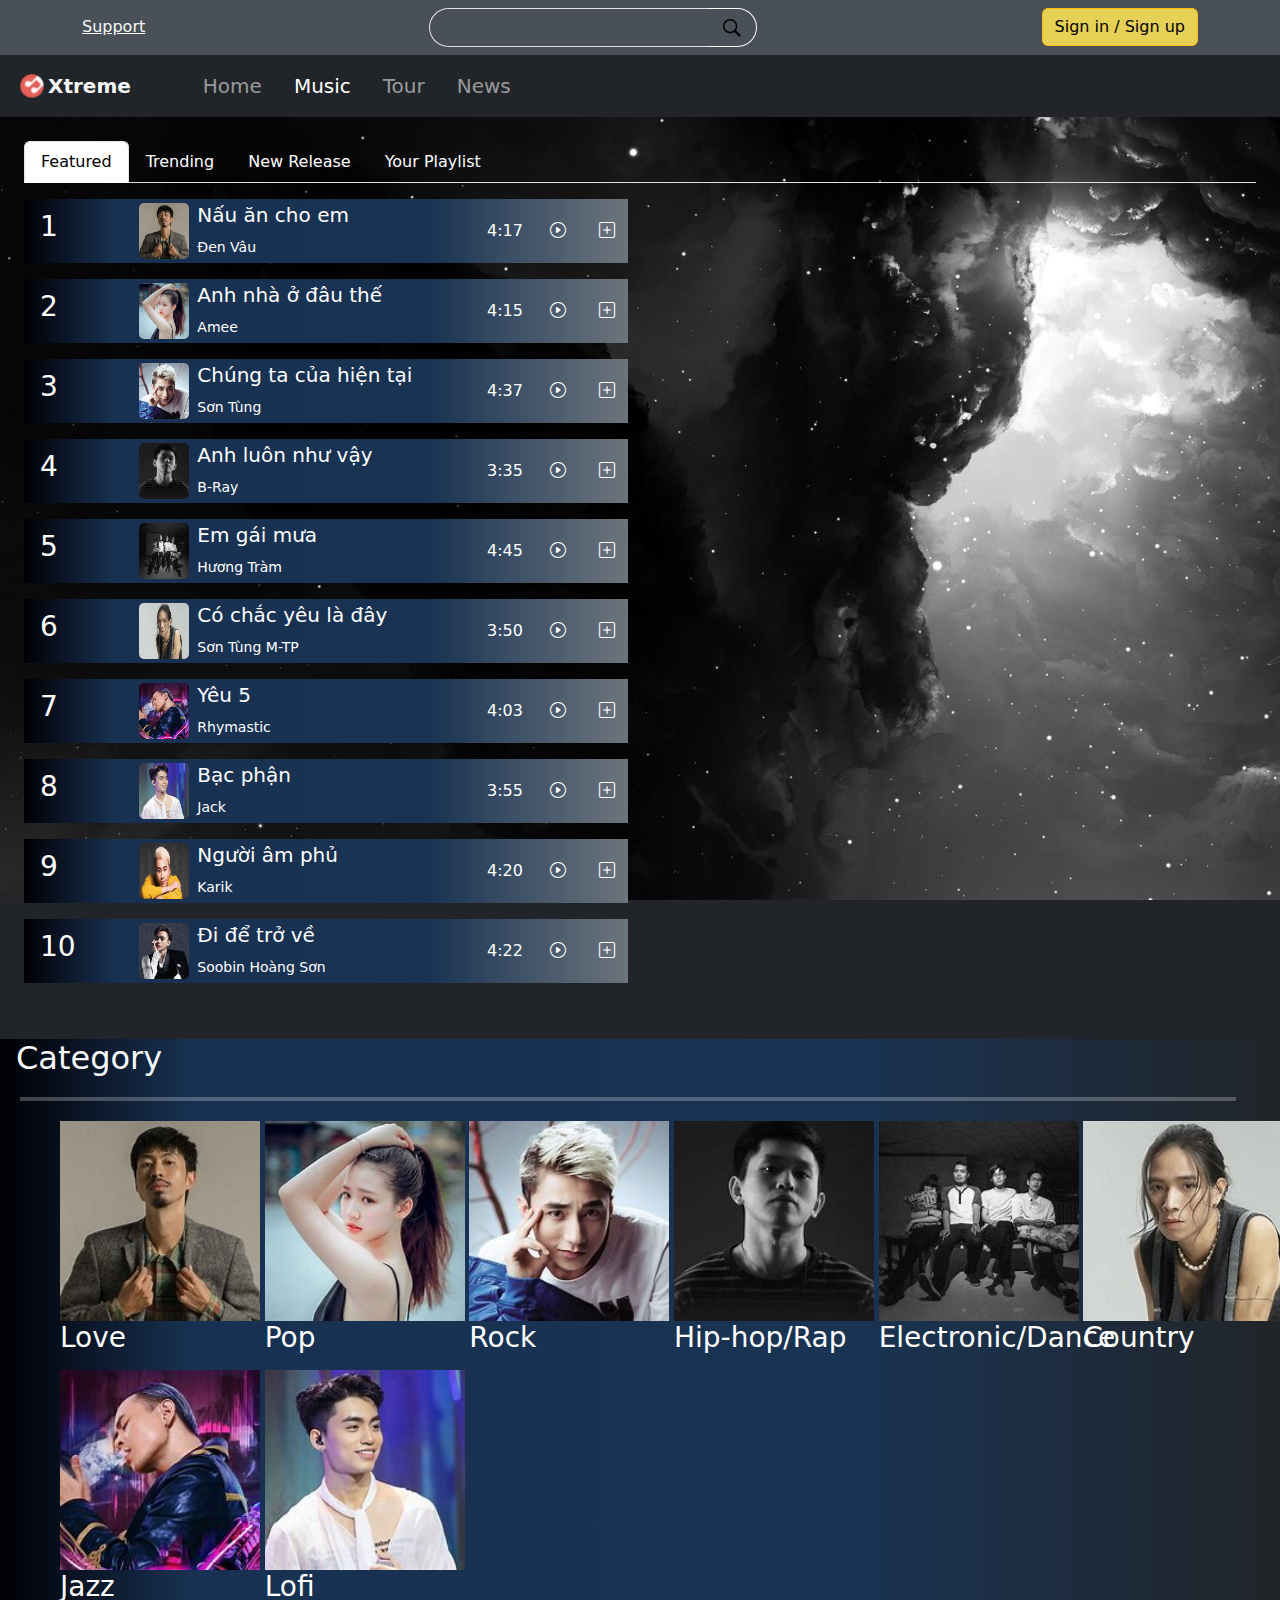
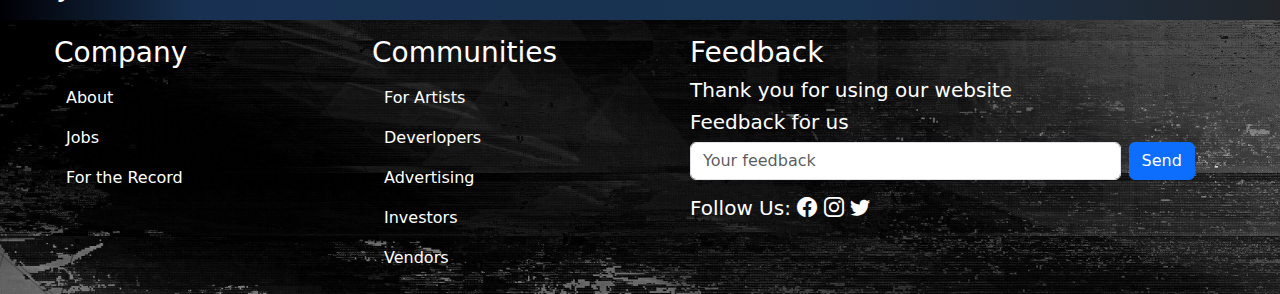
<file: HTML/music.html>
<!DOCTYPE html>
<html lang="en">

<head>
    <meta charset="UTF-8" />
    <meta name="viewport" content="width=device-width, initial-scale=1.0" />
    <link href="https://cdn.jsdelivr.net/npm/bootstrap@5.3.2/dist/css/bootstrap.min.css" rel="stylesheet" />
    <link rel="stylesheet" href="../CSS/util.css">
    <link rel="stylesheet" href="../CSS/music.css">
    <link rel="stylesheet" href="https://cdn.jsdelivr.net/npm/bootstrap-icons@1.3.0/font/bootstrap-icons.css">
    <title>Music</title>
</head>

<body>

    <!-- top bar -->
    <section class="py-2" id="top">
        <div class="container d-flex justify-content-between align-items-center text-light">
            <div>
                <a href="mailto:huynhducphu2502@gmail.com" class="link-light">Support</a>
            </div>
            <div class="d-flex w-50 justify-content-center">
                <input type="search" class="form-control w-50 bg-transparent text-light" id="searchInput" />
                <button class="btn btn-light bg-transparent" id="searchBtn">
                    <img src="../Image/HeaderFooter/searchIcon.svg" alt="search icon" id="searchIcon" />
                </button>
            </div>
            <div>
                <button class="btn btn-warning" id="signBtn" data-bs-toggle="modal" data-bs-target="#signForm">
                    Sign in / Sign up
                </button>
            </div>
        </div>
    </section>

    <!-- nav bar -->
    <nav class="navbar navbar-expand-lg navbar-dark bg-dark p-2 fs-5">
        <div class="container-fluid">
            <a href="../index.html" class="navbar-brand d-flex align-items-center">
                <img src="../Image/HeaderFooter/logoIcon.png" alt="logo icon" id="musicIcon" />
                <span class="text-light fw-bold ms-1">Xtreme</span>
            </a>
            <button class="navbar-toggler" data-bs-toggle="collapse" data-bs-target="#navbarItems">
                <span class="navbar-toggler-icon"></span>
            </button>
            <div class="collapse navbar-collapse" id="navbarItems">
                <ul class="navbar-nav ms-lg-5">
                    <li class="nav-item me-3">
                        <a href="../index.html" class="nav-link">Home</a>
                      </li>
                      <li class="nav-item me-3">
                        <a href="../HTML/music.html" class="nav-link active">Music</a>
                      </li>
                      <li class="nav-item me-3">
                        <a href="../HTML/tour.html" class="nav-link">Tour</a>
                      </li>
                      <li class="nav-item me-3">
                        <a href="../HTML/news.html" class="nav-link">News</a>
                      </li>
                </ul>
            </div>
        </div>
    </nav>

    <!-- songs -->
    <div class="container-fluid p-0 m-0 bg-dark">
        <!-- list song -->
        <div class="list-music p-4 text-white fixed-bg">
            <ul class="nav nav-tabs">
                <li class="nav-item"><a href="#tab-featured" class="nav-link active" data-bs-toggle="tab">Featured</a>
                </li>
                <li class="nav-item"><a href="#tab-trending" class="nav-link" data-bs-toggle="tab">Trending</a></li>
                <li class="nav-item"><a href="#tab-release" class="nav-link" data-bs-toggle="tab">New Release</a></li>
                <li class="nav-item"><a href="#tab-yourPlaylist" class="nav-link" data-bs-toggle="tab">Your Playlist</a>
                </li>
            </ul>
            <div class="tab-content ">
                <!-- page all song -->
                <div class="tab-pane active" id="tab-featured">
                    <div class="row">
                        <div id="featured-song" class="col-lg-6 col-sm-12">
                            
                        </div>
                        <div id="lyrics" class="col-lg-6 col-sm-12 mt-3 bg-dark visually-hidden" style="border-radius: 10px; height: 390px; overflow-y: auto;">
                        </div>
                        <div id="bio" class="col-lg-6 col-sm-12 visually-hidden">
                        </div>
                    </div>
                </div>
                <!-- page top trending -->
                <div class="tab-pane" id="tab-trending">
                    <div class="row">
                        <div id="trending-song" class="col-lg-6 col-sm-12">
                            
                        </div>
                        <div id="lyrics" class="col-lg-6 col-sm-12 visually-hidden">
                        </div>
                        <div id="bio" class="col-lg-6 col-sm-12 visually-hidden">
                        </div>
                    </div>
                </div>
                <!-- page new release -->
                <div class="tab-pane" id="tab-release">
                    <div class="row">
                        <div id="release-song" class="col-lg-6 col-sm-12">
                            
                        </div>
                        <div id="lyrics" class="col-lg-6 col-sm-12 visually-hidden">
                        </div>
                        <div id="bio" class="col-lg-6 col-sm-12 visually-hidden">
                        </div>
                    </div>
                </div>
                <!-- your playlist -->
                <div class="tab-pane" id="tab-yourPlaylist">
                    <div class="row">
                        <div id="yourPlaylist-song" class="col-lg-6 col-sm-12">
                            
                        </div>
                        <div id="lyrics" class="col-lg-6 col-sm-12 visually-hidden">
                        </div>
                        <div id="bio" class="col-lg-6 col-sm-12 visually-hidden">
                        </div>
                    </div>
                </div>
            </div>
        </div>
        <!-- end list song -->

        <!-- start category -->
        <div class="category text-white fw-bolder">
            <!-- title -->
            <h2 class="m-3 text-light">Category</h2>
            <hr style="background-color: whitesmoke; width: 95%; margin:20px; height: 4px;">
            <!-- start card -->
            <div id="category_row_1" class="row ms-5 me-1">
            </div>
            <div id="category_row_2" class="row ms-5 me-1">
            </div>
            <!-- end card -->
        </div>
        <!-- end category -->
    </div>

    <!-- modal: signForm -->
    <div class="modal fade" id="signForm">
        <div class="modal-dialog modal-dialog-scrollable modal-dialog-centered">
            <div class="modal-content">
                <div class="modal-header">
                    <ul class="nav nav-tabs">
                        <li class="nav-item">
                            <button class="nav-link active" data-bs-toggle="tab" data-bs-target="#signInForm">
                                Sign In
                            </button>
                        </li>
                        <li class="nav-item">
                            <button class="nav-link" data-bs-toggle="tab" data-bs-target="#signUpForm">
                                Sign Up
                            </button>
                        </li>
                    </ul>
                </div>
                <div class="modal-body">
                    <div class="tab-content">
                        <div class="tab-pane fade show active" id="signInForm">
                            <form class="needs-validation" novalidate>
                                <div class="row gy-2">
                                    <div class="col-12">
                                        <div class="form-floating">
                                            <input type="email" id="emailSignIn" class="form-control" required />
                                            <label for="emailSignIn">Email</label>
                                        </div>
                                    </div>
                                    <div class="col-12">
                                        <div class="form-floating">
                                            <input type="password" id="passwordSignIn" class="form-control" required />
                                            <label for="passwordSignIn">Password</label>
                                        </div>
                                    </div>
                                </div>
                                <button class="btn btn-success mt-3 w-100" type="submit">
                                    Sign in
                                </button>
                            </form>
                        </div>
                        <div class="tab-pane fade" id="signUpForm">
                            <form class="needs-validation" novalidate>
                                <div class="row gy-2">
                                    <div class="col-12">
                                        <div class="form-floating">
                                            <input type="email" id="emailSignUp" class="form-control" required />
                                            <label for="emailSignUp">Email</label>
                                        </div>
                                    </div>
                                    <div class="col-12">
                                        <div class="form-floating">
                                            <input type="password" id="passwordSignUp" class="form-control" required />
                                            <label for="passwordSignUp">Password</label>
                                        </div>
                                    </div>
                                    <div class="col-12">
                                        <div class="form-floating">
                                            <input type="password" id="fullNameSignUp" class="form-control" required />
                                            <label for="fullNameSignUp">Fullname</label>
                                        </div>
                                    </div>
                                </div>
                                <button class="btn btn-primary mt-3 w-100" type="submit">
                                    Sign up
                                </button>
                            </form>
                        </div>
                    </div>
                </div>
            </div>
        </div>
    </div>


    <!-- start footer -->
    <div class="footer p-3">
        <div class="row">
            <div class="col-lg-3 col-sm-6 quick-links">
                <h3 class="text-white">Company</h3>
                <div class="nav-bar">
                    <div class="container-fluid">
                        <ul class="navbar-nav">
                            <li class="nav-item"><a href="" class="nav-link">About</a></li>
                            <li class="nav-item"><a href="" class="nav-link">Jobs</a></li>
                            <li class="nav-item"><a href="" class="nav-link">For the Record</a></li>
                        </ul>
                    </div>
                </div>
            </div>
            <div class="col-lg-3 col-sm-6 quick-links">
                <h3 class="text-white">Communities</h3>
                <div class="nav-bar">
                    <div class="container-fluid">
                        <ul class="navbar-nav">
                            <li class="nav-item"><a href="" class="nav-link">For Artists</a></li>
                            <li class="nav-item"><a href="" class="nav-link">Deverlopers</a></li>
                            <li class="nav-item"><a href="" class="nav-link">Advertising</a></li>
                            <li class="nav-item"><a href="" class="nav-link">Investors</a></li>
                            <li class="nav-item"><a href="" class="nav-link">Vendors</a></li>
                        </ul>
                    </div>
                </div>
            </div>
            <div class="col-lg-6 col-sm-6 quick-links">
                <h3 class="text-white">Feedback</h3>
                <h5 class="text-white">Thank you for using our website</h5>
                <h5 class="text-white">Feedback for us</h5>
                <form class="d-flex mb-3" action="">
                    <input type="text" name="" id="" class="form-control w-75" placeholder="Your feedback">
                    <button type="button" class="btn btn-primary ms-2">Send</button>
                </form>
                <p class="h5 text-white">Follow Us:
                    <i class="bi bi-facebook"></i>
                    <i class="bi bi-instagram"></i>
                    <i class="bi bi-twitter"></i>
                </p>
            </div>
        </div>
    </div>
    <!-- end footer -->

    <!-- máy nghe nhạc -->
    <div class="fixed-bottom bg-dark py-1 visually-hidden" style="height: fit-content;" id="mayNgheNhac">
        <audio id="mySong" src="../Song/NauAnChoEm.mp3" index="0"></audio>
        <div class="row gy-1 justify-content-center w-75 m-auto">

            <div class="row-play-button row">
                <div class="col-lg-2 col-md-3 col-xs-4 d-flex justify-content-center">
                    <!-- This area is for making the button row justify in center -->
                </div>
                <div class="col-lg-8 col-md-6 col-xs-4 d-flex justify-content-center">
                    <button id="shuffle-btn" mode="unshuffle" class="btn btn-dark">
                        <img id="shuffle-button" style="width: 20px; height: 25px; margin-top:8px" class="img-fluid" src="../Image/Music/shuffle.png" alt="">
                    </button>
                    <button id="prev-btn" class="btn btn-dark">
                        <img style="width: 20px; height: 25px; transform: scaleX(-1); margin-top:8px" class="img-fluid" src="../Image/Music/next.png" alt="">
                    </button>
                    <button id="playButton" class="btn btn-dark">
                        <i style="margin-left: 5px" class="bi bi-play-fill h1"></i>
                    </button>
                    <button id="pauseButton" class="btn btn-dark visually-hidden">
                        <i style="margin-left: 5px" class="bi bi-pause h1"></i>
                    </button>
                    <button id="next-btn" class="btn btn-dark">
                        <img style="width: 20px; height: 25px; margin-top:8px" class="img-fluid" src="../Image/Music/next.png" alt="next">
                    </button>
                    <button id="repeat" mode="no" class="btn btn-dark">
                        <img id="repeat-button" style="width: 20px; height: 25px; margin-top:8px" class="img-fluid" src="../Image/Music/repeat.png" alt="repeat">
                    </button>
                </div>
                <div class="col-lg-2 col-md-3 col-xs-4 d-flex justify-content-center">
                    <button id="lyrics-btn" mode="unshow" class="btn btn-dark">
                        <img id="lyrics-button" style="width: 25px; height: 25px; margin-top:8px" class="img-fluid" src="../Image/Music/lyrics.png" alt="lyrics">
                    </button>
                </div>
            </div>

            <div class="row">
                <div class="col-xs-2 col-1 text-start">
                    <div id="currentTime" class="h-4 text-light fw-bold">0:00</div>
                </div>
                <div class="col-xs-8 col-10">
                    <div class="progress my-2 mx-2" id="progressBar" style="cursor: pointer; height: 5px;">
                        <div class="progress-bar progress-bar-striped progress-bar-animated" role="progressbar"
                            id="myProgressBar"></div>
                    </div>
                </div>
                <div class="col-xs-2 col-1">
                    <div id="endTime" class="h-4 text-light fw-bold">4:16</div>
                </div>
            </div>

            <div class="w-100"></div>

            <div class="row justify-content-evenly">
                <div class="col-9">
                    <div class="row">
                        <div id="author-pic" class="col-sm-3 col-lg-2">
                            <img id="author-img" style="width: 65px; height: 65px;" class="img-fluid rounded-circle spinning-img" src="../Image/Music/ca-si-1.jpg" alt="Đen Vâu">
                        </div>
                        <div class="col-sm-9 col-lg-10">
                            <div id="songTitle" class="fs-4 text-light lead">Nấu cho em ăn</div>
                            <div id="author" class="text-light">
                                    Đen Vâu
                            </div>
                        </div>
                    </div>
                </div>

                <div class="col-3">
                    <input type="range" class="form-range" id="volumeSlider" min="0" max="1" step="0.01" value="0.5" />
                </div>
            </div>
        </div>
    </div>

    <div id="footer-void" style="height: 160px;"></div>


    <script src="https://cdn.jsdelivr.net/npm/bootstrap@5.3.2/dist/js/bootstrap.bundle.min.js"></script>
    <script src="https://code.jquery.com/jquery-3.7.1.min.js"></script>
    <script src="../JS/music.js"></script>
</body>

</html>
</file>
<file: CSS/util.css>
body {
    background-color: var(--bs-gray-800);
}

#top {
    background-color: var(--bs-gray-700);
}

nav {
    background-color: var(--bs-gray-900);
}

#signBtn {
    background-color: #E6D056;
}

#searchIcon, #musicIcon {
    width: 24px;
}

#searchInput {
    border-right: none;
    border-top-right-radius: 0;
    border-bottom-right-radius: 0;
    border-top-left-radius: 50rem;
    border-bottom-left-radius: 50rem;
}

#searchBtn {
    border-top-left-radius: 0;
    border-bottom-left-radius: 0;
    border-top-right-radius: 50rem;
    border-bottom-right-radius: 50rem;
    border-left: none;
}

.footer {
    min-width: 200px;
    background: linear-gradient(90deg, rgba(24, 49, 82, 1) 15%, rgba(25, 51, 83, 1) 67%);
    background-image: url('../Image/2.jpg');
    background-size: 100%;
    background-position: center;
    background-repeat: no-repeat;
    background-size: cover;
}

.footer a{
    color: white;
    
}

.footer li:hover {
    color: red;
}

.footer .quick-links{
    padding-left: 50px;
}

.fixed-bg {
    background-attachment: fixed;
    background-position: center;
    background-repeat: no-repeat;
    background-size: cover;
  }
</file>
<file: CSS/music.css>
* {
    margin: 0;
    padding: 0;
    box-sizing: border-box;
}

.list-music{
    background-image: url('../Image/1.jpg');
}
.border-img {
    border-radius: 5px;
}

.background-linear-song{
    background: linear-gradient(90deg, rgba(0, 0, 4, 1) 0%, rgba(24, 49, 82, 1) 15%, rgba(25, 51, 83, 1) 67%, rgba(0, 212, 255, 0) 100%);
}

.background-linear-song:hover{
    border: solid thin gray;
}

.category{
    background: linear-gradient(90deg, rgba(0, 0, 4, 1) 0%, rgba(24, 49, 82, 1) 15%, rgba(25, 51, 83, 1) 67%, rgba(0, 212, 255, 0) 100%);
    color: white;
}

.card-img{
    width: 200px; height: 200px; object-fit: cover;
}


.tab-content, .tab-pane {
    max-height: 100%;
    max-width: 100%;
}
.nav-tabs .nav-item .nav-link{
    color:white;
}

.nav-tabs .nav-link.active{
    color: black;
}

#playButton:hover{
    background-color: var(--bs-btn-bg-dark);
}

#pauseButton:hover, #next-btn:hover, #prev-btn:hover{
    background-color: var(--bs-btn-bg-dark);
}

.spinning-img {
    transition: transform 20s linear;
}
  
.spin {
    animation: spin 20s linear infinite;
}
  
@keyframes spin {
    from {
    transform: rotate(0deg);
}to {
      transform: rotate(360deg);
    }
}

.form-range {
    height: 5px !important;
    width: 7rem;
}
</file>
